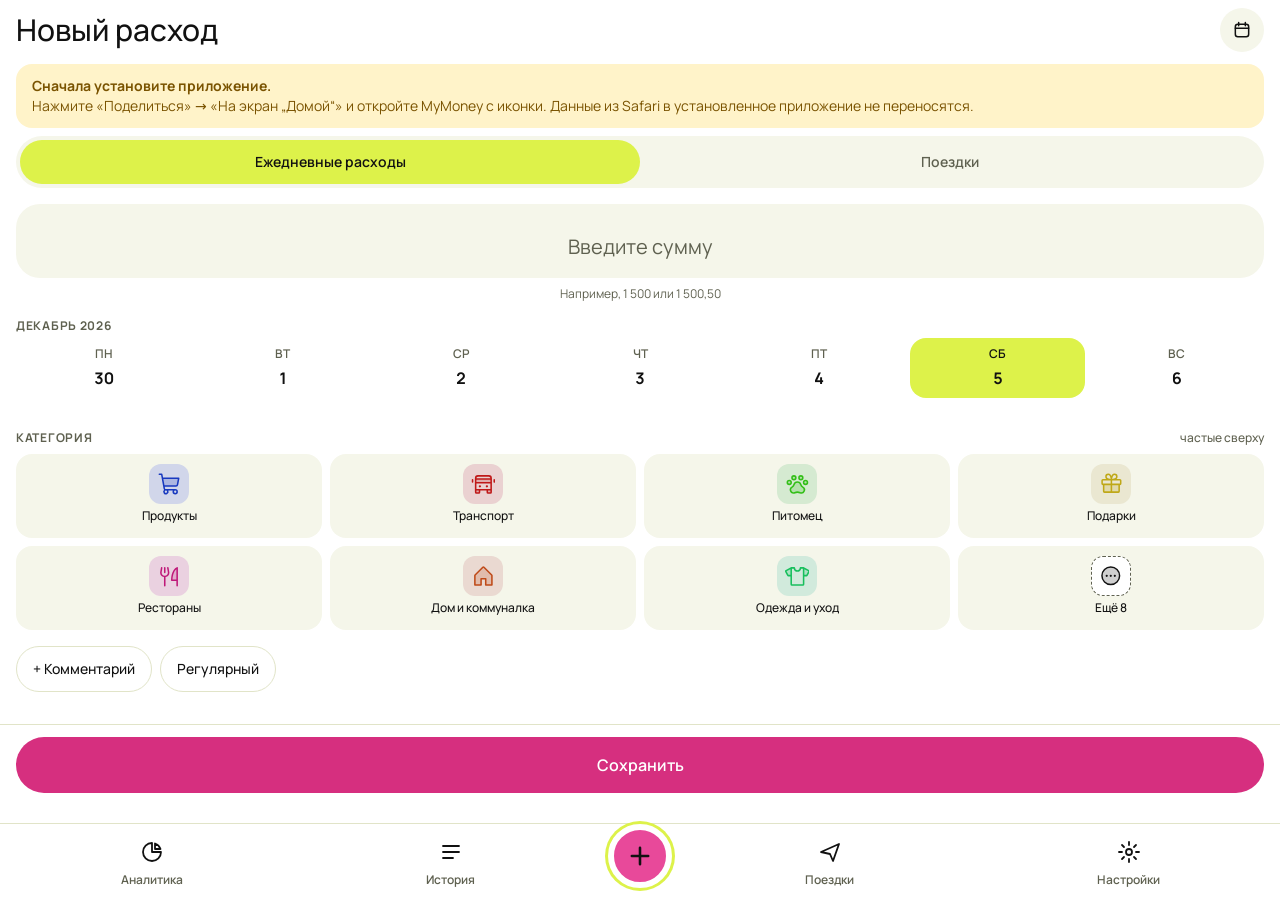
<file: index.html>
<!doctype html>
<html lang="ru">
<head>
<meta charset="utf-8">
<meta name="viewport" content="width=device-width, initial-scale=1, viewport-fit=cover">
<meta name="apple-mobile-web-app-capable" content="yes">
<meta name="mobile-web-app-capable" content="yes">
<meta name="apple-mobile-web-app-title" content="MyMoney">
<meta name="apple-mobile-web-app-status-bar-style" content="default">
<meta name="theme-color" content="#FFFFFF">
<meta name="color-scheme" content="light dark">
<title>MyMoney</title>
<link rel="apple-touch-icon" href="icons/icon-180.png">
<link rel="icon" href="icons/icon-180.png">
<link rel="manifest" href="manifest.webmanifest">
<script>try{var t=localStorage.getItem("mymoney.theme");if(t==="light"||t==="dark")document.documentElement.dataset.theme=t}catch(e){}</script>
<link rel="stylesheet" href="css/fonts.css">
<link rel="stylesheet" href="css/app.css">
</head>
<body>
<div id="app"><div class="fatal"><p class="muted">Загрузка…</p></div></div>
<script type="module" src="js/app.js"></script>
</body>
</html>
</file>
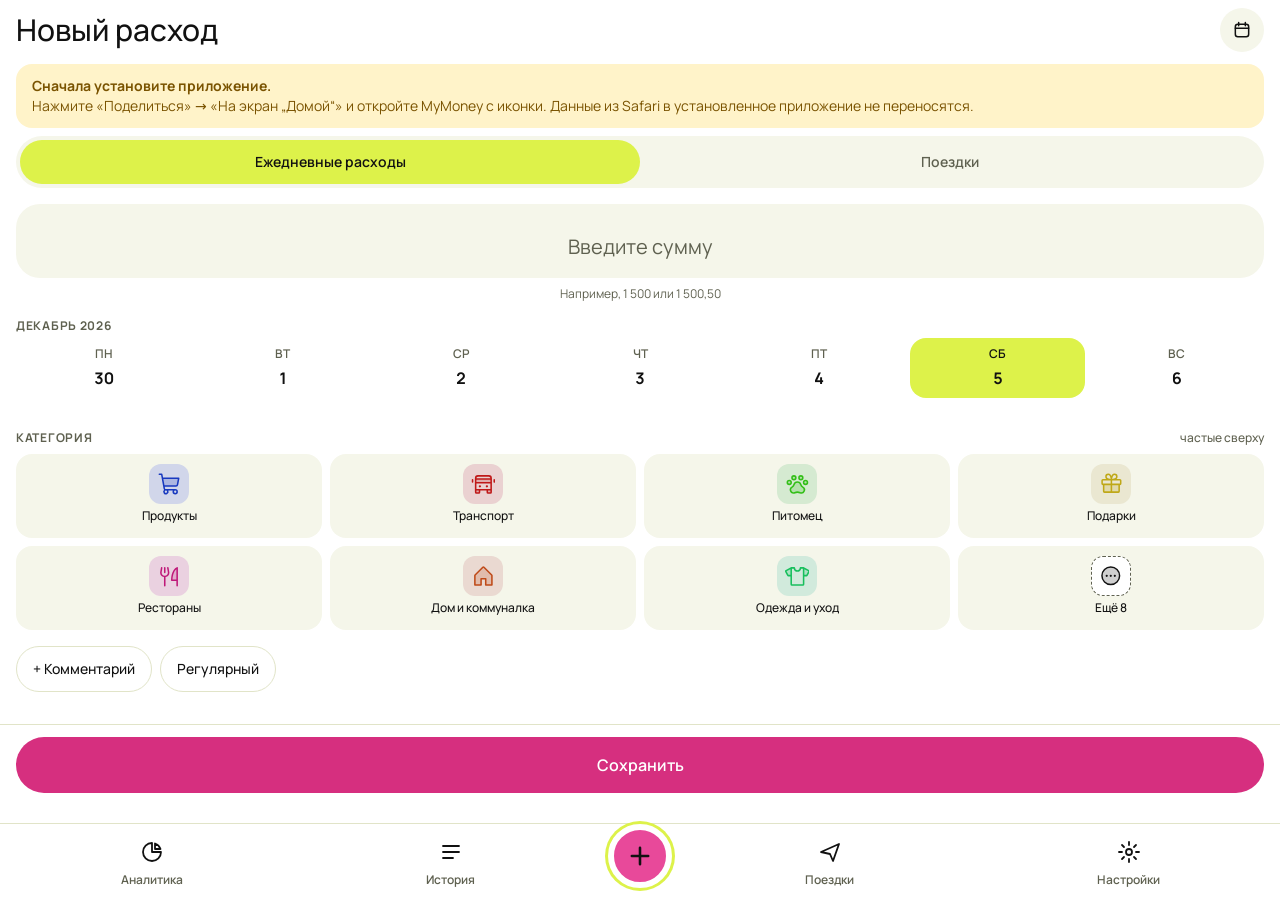
<file: beta/index.html>
<!doctype html>
<html lang="ru">
<head>
<meta charset="utf-8">
<meta name="viewport" content="width=device-width, initial-scale=1, viewport-fit=cover">
<meta name="apple-mobile-web-app-capable" content="yes">
<meta name="mobile-web-app-capable" content="yes">
<meta name="apple-mobile-web-app-title" content="MyMoney β">
<meta name="apple-mobile-web-app-status-bar-style" content="default">
<meta name="theme-color" content="#FFFFFF">
<meta name="color-scheme" content="light dark">
<title>MyMoney</title>
<link rel="apple-touch-icon" href="../icons/icon-180.png">
<link rel="icon" href="../icons/icon-180.png">
<link rel="manifest" href="manifest.webmanifest">
<script>try{var t=localStorage.getItem("mymoney.theme");if(t==="light"||t==="dark")document.documentElement.dataset.theme=t}catch(e){}</script>
<link rel="stylesheet" href="../css/fonts.css">
<link rel="stylesheet" href="../css/app.css">
</head>
<body>
<div id="app"><div class="fatal"><p class="muted">Загрузка…</p></div></div>
<script type="module" src="../js/app.js"></script>
</body>
</html>
</file>
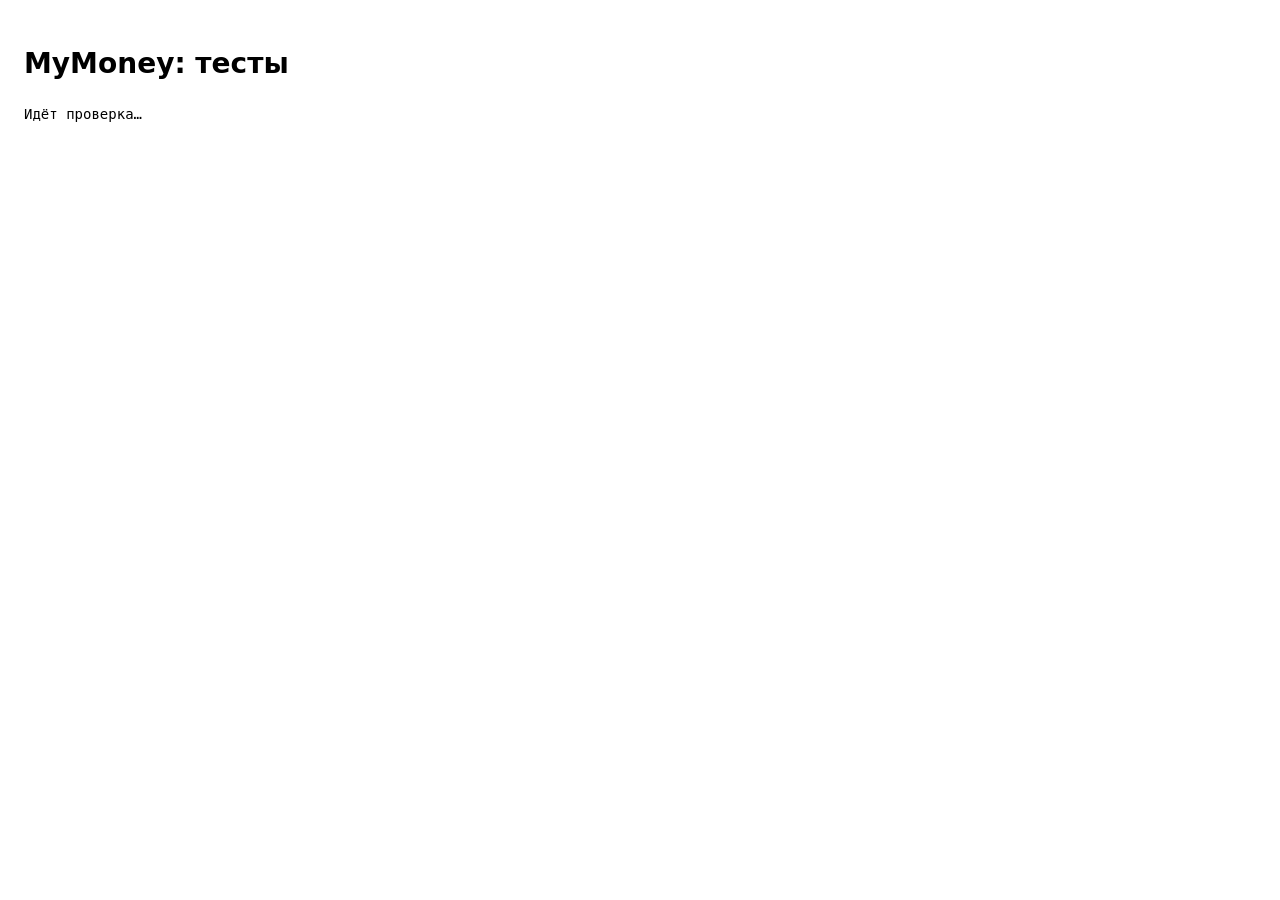
<file: tests/index.html>
<!doctype html>
<html lang="ru">
<head>
<meta charset="utf-8">
<meta name="viewport" content="width=device-width, initial-scale=1">
<title>MyMoney: тесты</title>
<style>body { font: 14px/1.5 system-ui, sans-serif; padding: 16px; } pre { white-space: pre-wrap; }</style>
</head>
<body>
<h1>MyMoney: тесты</h1>
<pre id="result">Идёт проверка…</pre>
<script type="module">
  const out = document.getElementById('result');
  try {
    const { runAll } = await import('./harness.js');
    for (const f of ['money-dates', 'stats', 'store', 'backup', 'app', 'e2e', 'e2e4', 'categories', 'e2e5', 'analytics', 'e2e6', 'e2e7', 'e2e9', 'theme', 'trips', 'e2e10', 'e2e11', 'e2e8', 'release']) await import(`./${f}.test.js`);
    await runAll(out);
    if (location.hostname === 'localhost') await fetch('/__report', { method: 'POST', body: out.textContent });
  } catch (e) {
    out.textContent = 'ОШИБКА ЗАГРУЗКИ ТЕСТОВ: ' + e.message + '\n' + (e.stack || '');
    out.dataset.done = '1';
    if (location.hostname === 'localhost') fetch('/__report', { method: 'POST', body: out.textContent });
  }
</script>
</body>
</html>
</file>
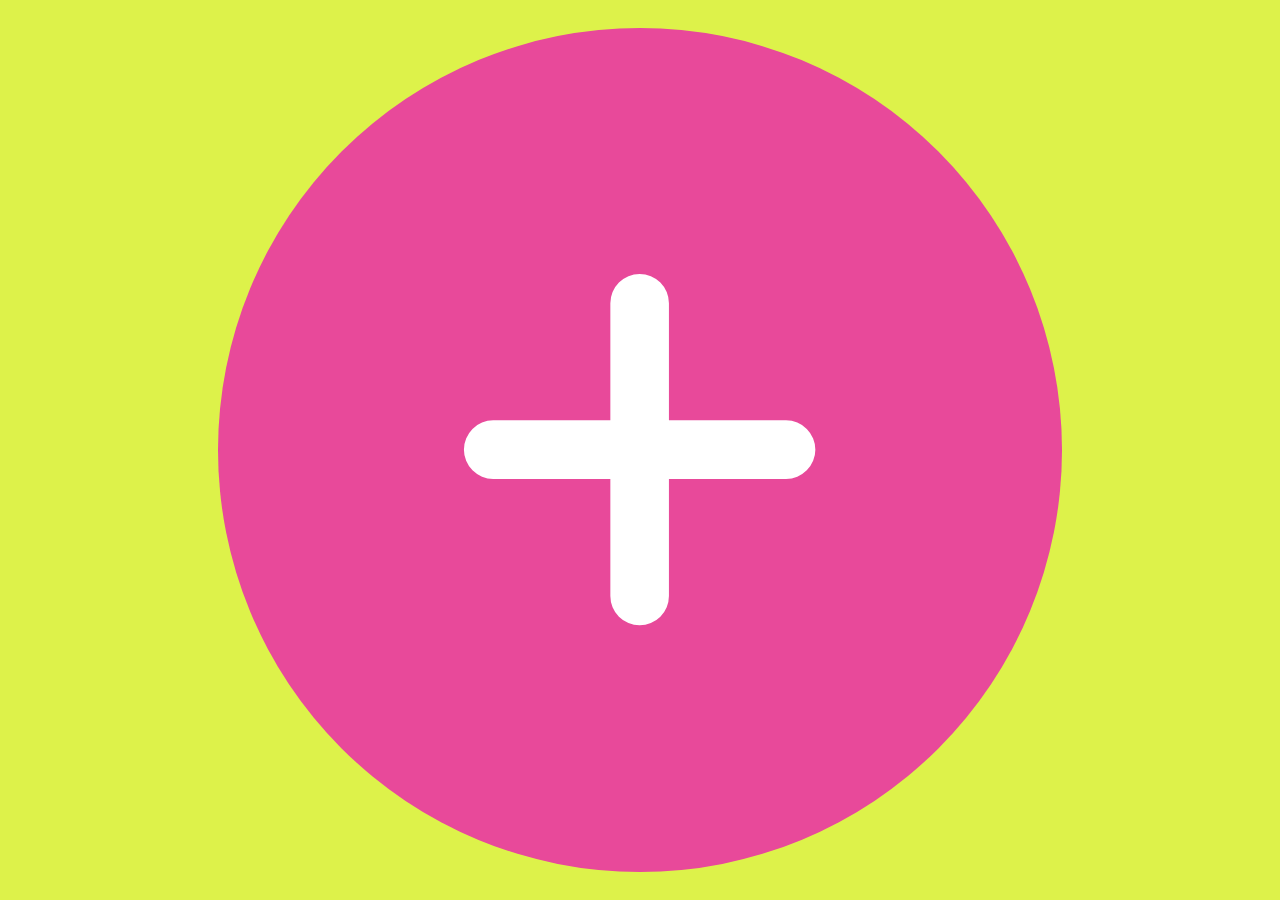
<file: icons/icon.html>
<!doctype html><meta charset="utf-8"><style>html,body{margin:0;width:100%;height:100%}body{background:#DDF24A;display:grid;place-items:center}
div{width:66%;aspect-ratio:1;border-radius:50%;background:#E8499A;display:grid;place-items:center}svg{width:52%;height:52%;stroke:#fff;stroke-width:3.2;stroke-linecap:round;fill:none}</style>
<div><svg viewBox="0 0 24 24"><path d="M12 4v16M4 12h16"/></svg></div>
</file>
<file: css/fonts.css>
/* Manrope (SIL Open Font License), хранится в проекте: работает без интернета и не отправляет запросы наружу. */
@font-face { font-family: 'Manrope'; font-style: normal; font-weight: 300 700; font-display: swap; src: url('../fonts/manrope-cyrillic.woff2') format('woff2'); unicode-range: U+0301, U+0400-045F, U+0490-0491, U+04B0-04B1, U+2116; }
@font-face { font-family: 'Manrope'; font-style: normal; font-weight: 300 700; font-display: swap; src: url('../fonts/manrope-latin.woff2') format('woff2'); unicode-range: U+0000-00FF, U+0131, U+0152-0153, U+02BB-02BC, U+02C6, U+02DA, U+02DC, U+0304, U+0308, U+0329, U+2000-206F, U+20AC, U+2122, U+2191, U+2193, U+2212, U+2215, U+FEFF, U+FFFD; }
</file>
<file: css/app.css>
/* Оформление по макету: кремовый фон, лаймовые акценты, малиновая кнопка действия.
   Тема: по умолчанию как в системе iPhone; в «Настройках» можно закрепить светлую или тёмную (атрибут data-theme на <html>). */
:root {
  --bg: #EFF1D3; --surface: #FFFFFF; --surface2: #F5F6EA; --ink: #111111; --muted: #5F6150; --line: #E1E4C8;
  --lime: #DDF24A; --lime-soft: #EAF5A6; --on-lime: #111111;
  --pink: #E8499A; --accent: #D62F7F; --accent-ink: #FFFFFF; --accent-soft: #F6F8D9;
  --bad: #B3261E; --bad-soft: #FBE7E5; --soft-b: transparent;
  --warn-soft: #FFF3C9; --warn: #7A5300;
  --up: #B4510B; --down: #3F7D12; --barline: #85876A; --bar-soft: #EAF5A6;
  --banner-bg: #EAF5A6; --banner-ink: #111111;
  --hero-a: #F7C3DD; --hero-b: #F6CDB4; --hero-c: #DDF24A; --hero-ink: #111111; --hero-btn: #111111; --hero-btn-ink: #FFFFFF;
  --cs: 58%; --cl: 52%; --on-cat: #111111; --dbs: 38%; --dbl: 87%; --dis: 78%; --dil: 42%;
  --f-ui: 'Manrope', system-ui, -apple-system, 'Segoe UI', sans-serif;
  --ease: cubic-bezier(0.22, 1, 0.36, 1);
  --sat: env(safe-area-inset-top, 0px); --sab: env(safe-area-inset-bottom, 0px);
  color-scheme: light;
}
/* Тёмная тема: одни и те же значения для выбора вручную и для системной темы */
:root[data-theme="dark"] {
  --bg: #131209; --surface: #181818; --surface2: #272727; --ink: #F2F2EA; --muted: #A9AA98; --line: #313131;
  --accent: #FF70B8; --accent-ink: #111111; --accent-soft: #272727;
  --bad: #FF8A80; --bad-soft: #272727; --soft-b: currentColor;
  --warn-soft: #272727; --warn: #F2C46B;
  --up: #F0A25F; --down: #A7E05A; --barline: #6E6F5E; --bar-soft: #3A4218;
  --banner-bg: #2D3315; --banner-ink: #EAF5A6;
  --hero-a: #4D2B40; --hero-b: #4A3A2C; --hero-c: #4A5420; --hero-ink: #F2F2EA; --hero-btn: #FF70B8; --hero-btn-ink: #111111;
  --cs: 62%; --cl: 62%; --dbs: 20%; --dbl: 26%; --dis: 80%; --dil: 70%; color-scheme: dark;
}
@media (prefers-color-scheme: dark) { :root:not([data-theme="light"]) {
  --bg: #131209; --surface: #181818; --surface2: #272727; --ink: #F2F2EA; --muted: #A9AA98; --line: #313131;
  --accent: #FF70B8; --accent-ink: #111111; --accent-soft: #272727;
  --bad: #FF8A80; --bad-soft: #272727; --soft-b: currentColor;
  --warn-soft: #272727; --warn: #F2C46B;
  --up: #F0A25F; --down: #A7E05A; --barline: #6E6F5E; --bar-soft: #3A4218;
  --banner-bg: #2D3315; --banner-ink: #EAF5A6;
  --hero-a: #4D2B40; --hero-b: #4A3A2C; --hero-c: #4A5420; --hero-ink: #F2F2EA; --hero-btn: #FF70B8; --hero-btn-ink: #111111;
  --cs: 62%; --cl: 62%; --dbs: 20%; --dbl: 26%; --dis: 80%; --dil: 70%; color-scheme: dark; } }

* { box-sizing: border-box; -webkit-tap-highlight-color: transparent; }
html, body { margin: 0; height: 100%; background: var(--surface); }
body { color: var(--ink); font-family: var(--f-ui); font-size: 14px; line-height: 20px; overscroll-behavior: none; -webkit-text-size-adjust: 100%; }
button, input, select { font: inherit; color: inherit; }
button { cursor: pointer; }
button:focus-visible, .inp:focus-visible { outline: 2px solid var(--ink); outline-offset: 2px; }
.num { font-variant-numeric: tabular-nums; }
/* Суммы и проценты: цифры одной ширины, столбцы ровные */
.total, .big, .a, .am, .pc, .stat b, .kv dd, .tbl td, .day, .delta, .mcol b { font-variant-numeric: tabular-nums; }
.muted { color: var(--muted); }
.small { font-size: 12px; line-height: 16px; }

/* каркас: отступ под строку состояния, прокручиваемая область, нижняя панель */
#app { display: flex; flex-direction: column; height: 100vh; height: 100dvh; background: var(--surface); padding-top: var(--sat); }
#app.kb .tabs { display: none; }
.body { flex: 1; overflow-y: auto; overflow-x: hidden; position: relative; scrollbar-width: none; -webkit-overflow-scrolling: touch; overscroll-behavior: contain; }
.body::-webkit-scrollbar { display: none; }
.pad { padding: 4px 16px 32px; }

.tabs { flex: none; display: grid; grid-template-columns: 1fr 1fr 80px 1fr 1fr; align-items: end; border-top: 1px solid var(--line); padding: 8px 2px calc(12px + var(--sab)); background: var(--surface); position: relative; }
.tabs button { border: 0; background: transparent; color: var(--muted); display: flex; flex-direction: column; align-items: center; width: 100%; padding: 0; }
.tabs .ic { width: 40px; height: 40px; border-radius: 50%; display: grid; place-items: center; color: var(--ink); transition: background-color .3s var(--ease); }
.tabs .tl { font-size: 12px; line-height: 16px; font-weight: 600; }
.tabs button[aria-current="page"] { color: var(--ink); }
.tabs button[aria-current="page"] .ic { background: var(--lime); color: var(--on-lime); }
.tabs svg { width: 24px; height: 24px; stroke: currentColor; fill: none; stroke-width: 1.8; stroke-linecap: round; stroke-linejoin: round; }
.tabs .fab { width: 64px; height: 64px; margin: -40px auto 0; border-radius: 50%; background: var(--pink); color: #fff; border: 6px solid var(--surface); box-shadow: 0 0 0 1px var(--line); display: grid; place-items: center; transition: transform .5s var(--ease); }
.tabs .fab svg { width: 28px; height: 28px; stroke-width: 2.2; }
.tabs .fab:active { transform: scale(.96); }
.tabs .fab[aria-current="page"] { box-shadow: 0 0 0 3px var(--lime); }

.hdr { display: flex; align-items: center; gap: 8px; padding: 8px 16px; }
.hdr h1 { margin: 0; flex: 1; font-size: 30px; line-height: 36px; font-weight: 500; text-wrap: balance; }
.hdr .ib { border: 0; background: var(--surface2); width: 44px; height: 44px; border-radius: 50%; display: grid; place-items: center; flex: none; position: relative; cursor: pointer; }
.hdr .ib svg { width: 20px; height: 20px; stroke: currentColor; fill: none; stroke-width: 1.8; stroke-linecap: round; stroke-linejoin: round; }
.dpick { position: absolute; inset: 0; width: 100%; height: 100%; opacity: 0; cursor: pointer; }

.btn { border: 0; border-radius: 999px; padding: 12px 16px; font-weight: 600; font-size: 14px; line-height: 20px; background: var(--surface2); color: var(--ink); transition: transform .3s var(--ease); }
.btn:active, .tile:active, .chip:active { transform: scale(.98); }
.btn.primary { background: var(--accent); color: var(--accent-ink); }
.btn.big { width: 100%; padding: 16px; font-size: 16px; line-height: 24px; }
.btn[disabled] { opacity: .45; }
.card { background: var(--surface2); border-radius: 24px; padding: 16px; }
.row { display: flex; align-items: center; gap: 12px; }

.lbl { font-size: 12px; line-height: 16px; letter-spacing: .06em; text-transform: uppercase; color: var(--muted); font-weight: 700; margin: 24px 0 8px; display: flex; justify-content: space-between; align-items: center; }
.lbl .opt { text-transform: none; letter-spacing: 0; font-weight: 500; }
.inp { width: 100%; border: 1.5px solid var(--line); background: var(--surface); border-radius: 16px; padding: 12px 16px; font-size: 16px; line-height: 24px; outline: none; }
.inp:focus { border-color: var(--ink); box-shadow: 0 0 0 3px var(--lime); }
.inp.amt { font-size: 36px; line-height: 40px; font-weight: 600; padding: 16px; text-align: center; background: var(--surface2); border-color: transparent; border-radius: 24px; letter-spacing: -0.01em; margin-top: 8px; }
.inp.amt::placeholder { font-size: 20px; line-height: 28px; font-weight: 400; color: var(--muted); letter-spacing: 0; }
.err { background: var(--bad-soft); color: var(--bad); border: 1px solid var(--soft-b); border-radius: 16px; padding: 12px 16px; margin-top: 8px; }
.hint { text-align: center; margin-top: 8px; color: var(--muted); font-size: 12px; line-height: 16px; }

.tiles { display: grid; grid-template-columns: repeat(4, 1fr); gap: 8px; }
.tile { border: 2px solid transparent; background: var(--surface2); border-radius: 16px; padding: 8px 0; display: flex; flex-direction: column; align-items: center; justify-content: flex-start; gap: 4px; font-size: 12px; line-height: 16px; font-weight: 500; text-align: center; min-width: 0; min-height: 84px; transition: transform .3s var(--ease); }
.tile .nm { display: -webkit-box; -webkit-line-clamp: 2; -webkit-box-orient: vertical; overflow: hidden; overflow-wrap: anywhere; padding: 0 2px; }
.tile[aria-pressed="true"] { border-color: var(--ink); background: var(--surface); }
.dot { width: 40px; height: 40px; border-radius: 12px; display: grid; place-items: center; flex: none; background: hsl(var(--h, 200) var(--dbs) var(--dbl)); color: hsl(var(--h, 200) var(--dis) var(--dil)); }
.dot svg { width: 62%; height: 62%; fill: currentColor; stroke: none; }
.tile.more .dot { background: var(--surface); border: 1.5px dashed var(--muted); color: var(--ink); }

.chips { display: flex; gap: 8px; flex-wrap: wrap; }
.chip { border: 1.5px solid var(--line); background: var(--surface); border-radius: 999px; padding: 12px 16px; font-size: 14px; line-height: 20px; font-weight: 500; transition: transform .3s var(--ease); min-height: 44px; }
.chip[aria-pressed="true"] { background: var(--lime); color: var(--on-lime); border-color: var(--ink); font-weight: 600; }

.wk { display: grid; grid-template-columns: repeat(7, 1fr); gap: 4px; padding: 4px 0 8px; }
.wk button { border: 0; background: transparent; border-radius: 16px; padding: 8px 0; display: flex; flex-direction: column; align-items: center; gap: 4px; color: var(--muted); font-size: 12px; line-height: 16px; font-weight: 600; text-transform: uppercase; min-height: 56px; }
.wk button b { font-size: 16px; line-height: 24px; color: var(--ink); }
.wk button[aria-pressed="true"] { background: var(--lime); color: var(--on-lime); }
.wk button[aria-pressed="true"] b { color: var(--on-lime); }
.dateline { color: var(--muted); font-size: 12px; line-height: 16px; margin: 0 0 4px; }

.savebar { position: sticky; bottom: 0; z-index: 2; padding: 12px 16px 16px; background: var(--surface); border-top: 1px solid var(--line); }
.toast { position: fixed; left: 16px; right: 16px; bottom: calc(176px + var(--sab)); display: flex; align-items: center; gap: 12px; background: var(--surface); color: var(--ink); border: 1.5px solid var(--line); box-shadow: 0 8px 24px rgb(0 0 0 / .14); border-radius: 16px; padding: 12px 16px; font-weight: 500; z-index: 9; opacity: 0; transform: translateY(8px); transition: opacity .3s var(--ease), transform .5s var(--ease); pointer-events: none; }
.toast.show { opacity: 1; transform: none; }
.toast.act { pointer-events: auto; }
.toast button { margin-left: auto; border: 0; border-radius: 999px; background: var(--lime); color: #111; padding: 8px 16px; font-weight: 700; flex: none; min-height: 44px; }
#app.kb .toast { bottom: 96px; }

.empty { text-align: center; padding: 32px 8px 8px; }
.empty h2 { margin: 16px 0 8px; font-size: 24px; line-height: 32px; font-weight: 600; text-wrap: balance; }
.empty p { margin: 0 0 24px; color: var(--muted); text-wrap: pretty; }
.kv { display: grid; grid-template-columns: auto 1fr; gap: 4px 16px; margin: 0; }
.kv dt { color: var(--muted); }
.kv dd { margin: 0; text-align: right; font-weight: 700; overflow-wrap: anywhere; }
.fatal { padding: 32px 16px; }
.fatal h2 { font-size: 24px; line-height: 32px; font-weight: 600; margin: 0 0 8px; }

@media (prefers-reduced-motion: reduce) { .btn, .tile, .chip, .tabs .fab, .tabs .ic, .toast { transition: none; } }

/* ---- этап 4: полоса дней с прокруткой, история, карточки ---- */
.wkm { margin: 16px 0 0; font-size: 12px; line-height: 16px; font-weight: 700; letter-spacing: .06em; text-transform: uppercase; color: var(--muted); }
.wk { display: grid; grid-auto-flow: column; grid-auto-columns: calc((100% - 24px) / 7); grid-template-columns: none; overflow-x: auto; scroll-snap-type: x mandatory; scrollbar-width: none; position: relative; overscroll-behavior-x: contain; margin: 0 -4px; padding: 4px 4px 8px; scroll-padding: 0 4px; }
.wk::-webkit-scrollbar { display: none; }
.wk button:nth-child(7n+1) { scroll-snap-align: start; }
.wk button[data-today]:not([aria-pressed="true"]) b::after { content: ""; display: block; width: 4px; height: 4px; border-radius: 50%; background: var(--accent); margin: 2px auto -6px; }
.chip.dashed { border-style: dashed; color: var(--accent); background: transparent; }
.hdr h1.sub { font-size: 24px; line-height: 32px; font-weight: 600; }
.hdr .ib.on { background: var(--lime); color: var(--on-lime); }
.notice { background: var(--warn-soft); color: var(--warn); border-radius: 16px; padding: 12px 16px; margin-bottom: 8px; }
.mstrip { display: flex; gap: 8px; overflow-x: auto; padding: 4px 16px 12px; scrollbar-width: none; }
.mstrip::-webkit-scrollbar { display: none; }
.mchip { flex: none; width: 56px; border: 0; background: transparent; border-radius: 20px; padding: 8px 0; display: flex; flex-direction: column; align-items: center; gap: 4px; color: var(--muted); font-size: 12px; line-height: 16px; font-weight: 600; transition: background-color .3s var(--ease); min-height: 44px; }
.mchip b { font-size: 16px; line-height: 24px; color: var(--ink); font-weight: 600; }
.mchip[aria-current="true"] { background: var(--lime); color: var(--on-lime); }
.mchip[aria-current="true"] b { color: var(--on-lime); }
.total { font-weight: 600; font-size: 30px; line-height: 36px; letter-spacing: -0.02em; }
.day { display: flex; justify-content: space-between; margin: 16px 0 0; font-size: 12px; line-height: 16px; color: var(--muted); font-weight: 700; }
.rec { display: flex; gap: 12px; align-items: center; padding: 12px 0; border: 0; border-bottom: 1px solid var(--line); background: transparent; width: 100%; text-align: left; }
.rec .sp { flex: 1; min-width: 0; }
.rec .t { font-weight: 600; }
.rec .n { color: var(--muted); overflow-wrap: anywhere; }
.rec .a { font-weight: 700; white-space: nowrap; }
.badge { font-size: 12px; line-height: 16px; font-weight: 700; color: var(--on-lime); background: var(--lime); border-radius: 999px; padding: 0 8px; margin-left: 8px; vertical-align: 1px; }
.banner { display: flex; gap: 12px; align-items: center; background: var(--banner-bg); color: var(--banner-ink); border-radius: 16px; padding: 12px 16px; font-weight: 500; margin-bottom: 8px; }
.ibtn { border: 0; background: transparent; color: var(--muted); padding: 8px; font-size: 14px; line-height: 20px; font-weight: 600; min-height: 44px; min-width: 44px; }
.banner .ibtn { color: var(--banner-ink); }
.btn.danger { background: var(--bad-soft); color: var(--bad); border: 1px solid var(--soft-b); }
.heroc { border-radius: 32px; padding: 32px 16px 24px; margin-top: 16px; color: var(--hero-ink); background: linear-gradient(160deg, var(--hero-a) 0%, var(--hero-b) 45%, var(--hero-c) 100%); text-align: center; }
.heroc h2 { margin: 16px 0 8px; font-size: 30px; line-height: 36px; font-weight: 500; text-wrap: balance; }
.heroc p { margin: 0 0 24px; text-wrap: pretty; }
.heroc .btn.primary { background: var(--hero-btn); color: var(--hero-btn-ink); }
.tog { width: 48px; height: 28px; border-radius: 999px; border: 1.5px solid var(--ink); background: var(--surface); position: relative; flex: none; }
.tog::before { content: ""; position: absolute; inset: -8px; }
.tog::after { content: ""; position: absolute; top: 3px; left: 3px; width: 18px; height: 18px; border-radius: 50%; background: var(--ink); transition: transform .5s var(--ease); }
.tog.on { background: var(--lime); }
.tog.on::after { transform: translateX(20px); background: var(--on-lime); }
select.inp { appearance: none; background-image: linear-gradient(45deg, transparent 50%, var(--muted) 50%), linear-gradient(135deg, var(--muted) 50%, transparent 50%); background-position: calc(100% - 20px) 55%, calc(100% - 15px) 55%; background-size: 5px 5px; background-repeat: no-repeat; padding-right: 40px; }
select.inp[disabled] { background-color: var(--surface2); color: var(--muted); }
.sheet { position: fixed; inset: 0; background: rgba(17,17,17,.5); display: flex; align-items: flex-end; z-index: 20; }
.sheetbox { background: var(--surface); width: 100%; border-radius: 32px 32px 0 0; padding: 24px 16px calc(16px + var(--sab)); max-height: 92%; overflow-y: auto; }
.sheetbox h3 { margin: 0 0 12px; font-size: 20px; line-height: 28px; font-weight: 600; }
.sheetbtns { display: grid; gap: 8px; margin-top: 16px; }
.diff { display: grid; gap: 8px; }
.diff .d { display: grid; gap: 4px; padding: 12px 16px; background: var(--surface2); border-radius: 16px; }
.diff s { color: var(--muted); }
.toast { z-index: 30; }
@media (prefers-reduced-motion: reduce) { .mchip { transition: none; } .wk { scroll-behavior: auto; } }

/* ---- настройки, категории ---- */
.setrow { display: flex; align-items: center; gap: 12px; width: 100%; padding: 16px 0; border: 0; border-bottom: 1px solid var(--line); background: transparent; text-align: left; font-size: 16px; line-height: 24px; font-weight: 500; min-height: 56px; }
.setrow .sp { flex: 1; }
.setrow .ch svg { width: 20px; height: 20px; stroke: var(--muted); fill: none; stroke-width: 2; stroke-linecap: round; stroke-linejoin: round; display: block; }
.tree .cat { display: flex; gap: 4px; align-items: center; padding: 4px 0; border-bottom: 1px solid var(--line); }
.catname, .subname { flex: 1; min-width: 0; border: 0; background: transparent; text-align: left; display: flex; align-items: center; gap: 12px; padding: 8px 0; min-height: 44px; }
.catname .dot { width: 32px; height: 32px; }
.catname .sp { flex: 1; min-width: 0; overflow-wrap: anywhere; }
.tree .subs { padding: 0 0 8px 44px; border-bottom: 1px solid var(--line); }
.tree .sub { display: flex; align-items: center; gap: 4px; color: var(--muted); }
.subname { color: var(--muted); padding: 4px 0; }
.subadd { border: 0; background: transparent; color: var(--accent); font-weight: 600; padding: 8px 0; min-height: 44px; }
.arrows { display: flex; flex: none; }
.arrows .ibtn { padding: 0; display: grid; place-items: center; }
.arrows .ibtn[disabled] { opacity: .25; }
.arrows svg { width: 20px; height: 20px; stroke: var(--ink); fill: none; stroke-width: 2; stroke-linecap: round; stroke-linejoin: round; }
.pal { display: grid; grid-template-columns: repeat(6, 1fr); gap: 12px; }
.pal button { aspect-ratio: 1; border-radius: 50%; border: 3px solid transparent; padding: 0; min-width: 44px; min-height: 44px; }
.pal button[aria-pressed="true"] { border-color: var(--ink); box-shadow: inset 0 0 0 3px var(--surface); }
.icons { display: grid; grid-template-columns: repeat(6, 1fr); gap: 8px; }
.icb { aspect-ratio: 1; border: 2px solid transparent; background: var(--surface2); border-radius: 16px; display: grid; place-items: center; padding: 0; min-height: 44px; }
.icb svg { width: 28px; height: 28px; fill: var(--ink); stroke: none; }
.icb[aria-pressed="true"] { background: var(--lime); border-color: var(--ink); }
.icb[aria-pressed="true"] svg { fill: var(--on-lime); }
.imp { padding: 12px 0; border-bottom: 1px solid var(--line); display: grid; gap: 8px; }
.btn[disabled] { opacity: .45; }

/* ---- аналитика ---- */
.up { color: var(--up); } .down { color: var(--down); }
.dstrip { display: flex; gap: 8px; overflow-x: auto; padding: 4px 16px 12px; scrollbar-width: none; }
.dstrip::-webkit-scrollbar { display: none; }
.dchip { flex: none; border: 1.5px solid transparent; background: var(--surface2); color: var(--muted); border-radius: 999px; padding: 12px 16px; font-weight: 600; white-space: nowrap; transition: background-color .3s var(--ease); min-height: 44px; }
.dchip[aria-current="true"] { background: var(--lime); color: var(--on-lime); border-color: var(--ink); }
.hero { text-align: center; padding: 8px 0 0; }
.hero .big { font-size: 48px; line-height: 48px; font-weight: 600; letter-spacing: -0.03em; }
.hero .cur { font-size: 20px; line-height: 28px; color: var(--muted); font-weight: 500; margin-left: 4px; letter-spacing: 0; }
.dl { font-size: 12px; line-height: 16px; font-weight: 600; margin-top: 8px; }
.donutbox { position: relative; width: 224px; margin: 16px auto 8px; }
.donut { width: 100%; display: block; }
.donutc { position: absolute; inset: 0; display: grid; place-content: center; text-align: center; }
.donutc .total { font-size: 24px; line-height: 32px; }
.dot.sm { width: 12px; height: 12px; }
.dot.sm svg { display: none; }
.legrow { display: flex; align-items: center; gap: 12px; padding: 12px 0; border: 0; border-bottom: 1px solid var(--line); background: transparent; width: 100%; text-align: left; min-height: 44px; }
.legrow .nm { flex: 1; min-width: 0; font-weight: 500; overflow-wrap: anywhere; }
.legrow .pc { color: var(--muted); width: 52px; text-align: right; }
.legrow .am { width: 104px; text-align: right; font-weight: 700; }
.delta { font-size: 12px; line-height: 16px; font-weight: 600; display: block; }
.mscroll { display: flex; gap: 8px; overflow-x: auto; padding: 8px 0; scrollbar-width: none; margin: 16px -16px 0; padding-inline: 16px; }
.mscroll::-webkit-scrollbar { display: none; }
.mcol { flex: none; width: 56px; border: 0; background: transparent; padding: 0; display: flex; flex-direction: column; align-items: center; gap: 8px; font-size: 12px; line-height: 16px; }
.mcol b { font-weight: 700; }
.mcol .ml { font-weight: 600; color: var(--muted); }
.mcol .ms { color: var(--muted); font-weight: 500; min-height: 16px; }
.mbar { height: 144px; width: 100%; display: flex; align-items: flex-end; }
.mbar i { display: block; width: 100%; border-radius: 12px 12px 4px 4px; background-color: var(--bar-soft); min-height: 4px; box-shadow: inset 0 0 0 1.5px var(--barline); }
.mcol[aria-pressed="true"] .mbar i { background-color: var(--lime); box-shadow: inset 0 0 0 2px var(--ink); }
.mcol[aria-pressed="true"] .ml { color: var(--ink); }
.grid2 { display: grid; grid-template-columns: 1fr 1fr; gap: 8px; }
.stat { background: var(--surface2); border-radius: 24px; padding: 16px; }
.stat b { display: block; font-weight: 700; font-size: 20px; line-height: 28px; margin-top: 4px; }
.tbl { width: 100%; border-collapse: collapse; }
.tbl th { text-align: right; font-size: 12px; line-height: 16px; letter-spacing: .05em; text-transform: uppercase; color: var(--muted); font-weight: 700; padding: 8px 0; }
.tbl th:first-child, .tbl td:first-child { text-align: left; }
.tbl td { padding: 8px 0 8px 4px; border-top: 1px solid var(--line); text-align: right; }
.bar { height: 8px; border-radius: 4px; background: var(--surface2); overflow: hidden; }
.bar i { display: block; height: 100%; border-radius: 4px; }
.filebtn { cursor: pointer; }
.updatebar { flex: none; display: flex; gap: 12px; align-items: center; background: var(--lime); color: #111; padding: 8px 16px; font-weight: 600; }
.updatebar .btn { background: #111; color: #fff; min-height: 44px; }

/* Ввод текста: пока в поле мигает курсор, нижняя панель и «Сохранить» скрыты */
#app.typing .tabs, #app.typing .savebar { display: none; }
#app.typing .toast { bottom: 96px; }
.seg { display: flex; background: var(--surface2); border-radius: 999px; padding: 4px; margin: 4px 0 8px; }
.seg button { flex: 1; border: 0; background: transparent; padding: 12px 8px; border-radius: 999px; font-weight: 600; color: var(--muted); font-size: 14px; line-height: 20px; min-height: 44px; transition: background-color .3s var(--ease); }
.seg button[aria-pressed="true"] { background: var(--lime); color: var(--on-lime); }

/* ---- поездки (v2) ---- */
.tripcard { display: block; width: 100%; text-align: left; border: 0; margin-top: 12px; color: var(--ink); }
.stack { display: flex; height: 12px; border-radius: 6px; overflow: hidden; gap: 1px; }
.stack i { display: block; height: 100%; }
.lbl .chips .chip { padding: 8px 16px; min-height: 44px; text-transform: none; letter-spacing: 0; }
.hdr .btn { min-height: 44px; padding: 12px 16px; }
.chip { min-width: 44px; }

/* v1.1: «Регулярные», «Темп месяца», «Обсуждение AI» */
.mini { display: flex; align-items: flex-end; gap: 2px; width: 48px; height: 24px; flex: none; }
.mini i { flex: 1; background: var(--bar-soft); box-shadow: inset 0 0 0 1px var(--barline); border-radius: 2px; min-height: 2px; }
.mini i.sel { background: var(--lime); box-shadow: inset 0 0 0 1.5px var(--ink); }
.legrow[aria-expanded="true"] { border-bottom-color: transparent; }
.subs { padding: 0 0 8px 28px; border-bottom: 1px solid var(--line); }
.subrow { display: flex; align-items: baseline; gap: 4px; padding: 4px 0; }
.subrow .nm { flex: 1; min-width: 0; overflow-wrap: anywhere; }
.pace { display: block; width: 100%; height: auto; margin-top: 16px; overflow: visible; }
.pace .grid { stroke: var(--line); stroke-width: 1; }
.pace .lprev { fill: none; stroke: var(--muted); stroke-width: 2; stroke-dasharray: 4 4; stroke-linecap: round; stroke-linejoin: round; }
.pace .lcur { fill: none; stroke: var(--ink); stroke-width: 3; stroke-linecap: round; stroke-linejoin: round; }
.pace .dotcur { fill: var(--lime); stroke: var(--ink); stroke-width: 2; }
.pace .ax { fill: var(--muted); font-size: 11px; font-weight: 600; }
.legend { display: flex; gap: 16px; justify-content: center; margin-top: 8px; font-size: 12px; line-height: 16px; font-weight: 600; color: var(--muted); }
.legend .sw { display: inline-block; width: 16px; height: 0; border-top: 3px solid var(--ink); vertical-align: middle; margin-right: 6px; }
.legend .sw.prev { border-top: 2px dashed var(--muted); }
.preview { margin: 0; max-height: 320px; overflow: auto; background: var(--surface2); border-radius: 16px; padding: 12px; font: 12px/16px ui-monospace, Menlo, monospace; white-space: pre-wrap; overflow-wrap: anywhere; user-select: text; -webkit-user-select: text; }
.badge.trip { background: var(--surface2); color: var(--ink); box-shadow: inset 0 0 0 1.5px var(--line); }
.legrow .nm .bar { height: 6px; }
</file>
